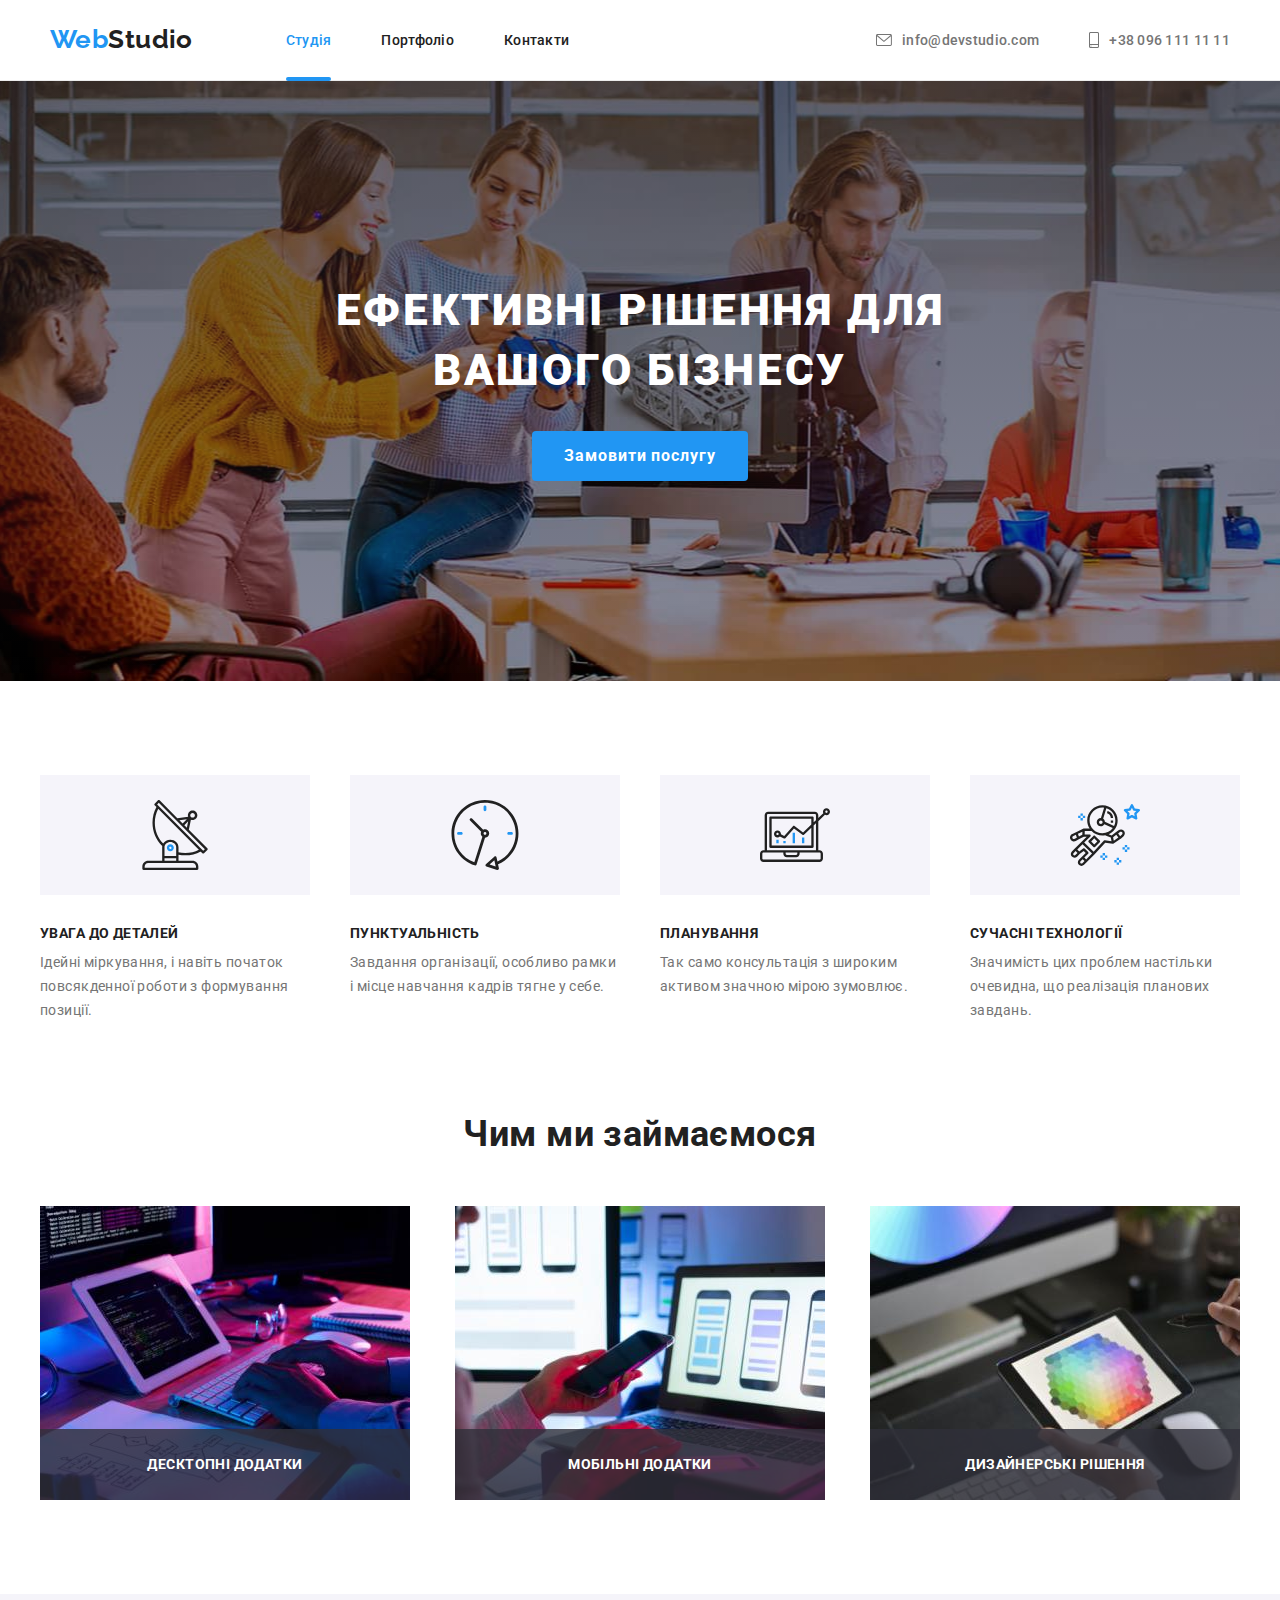
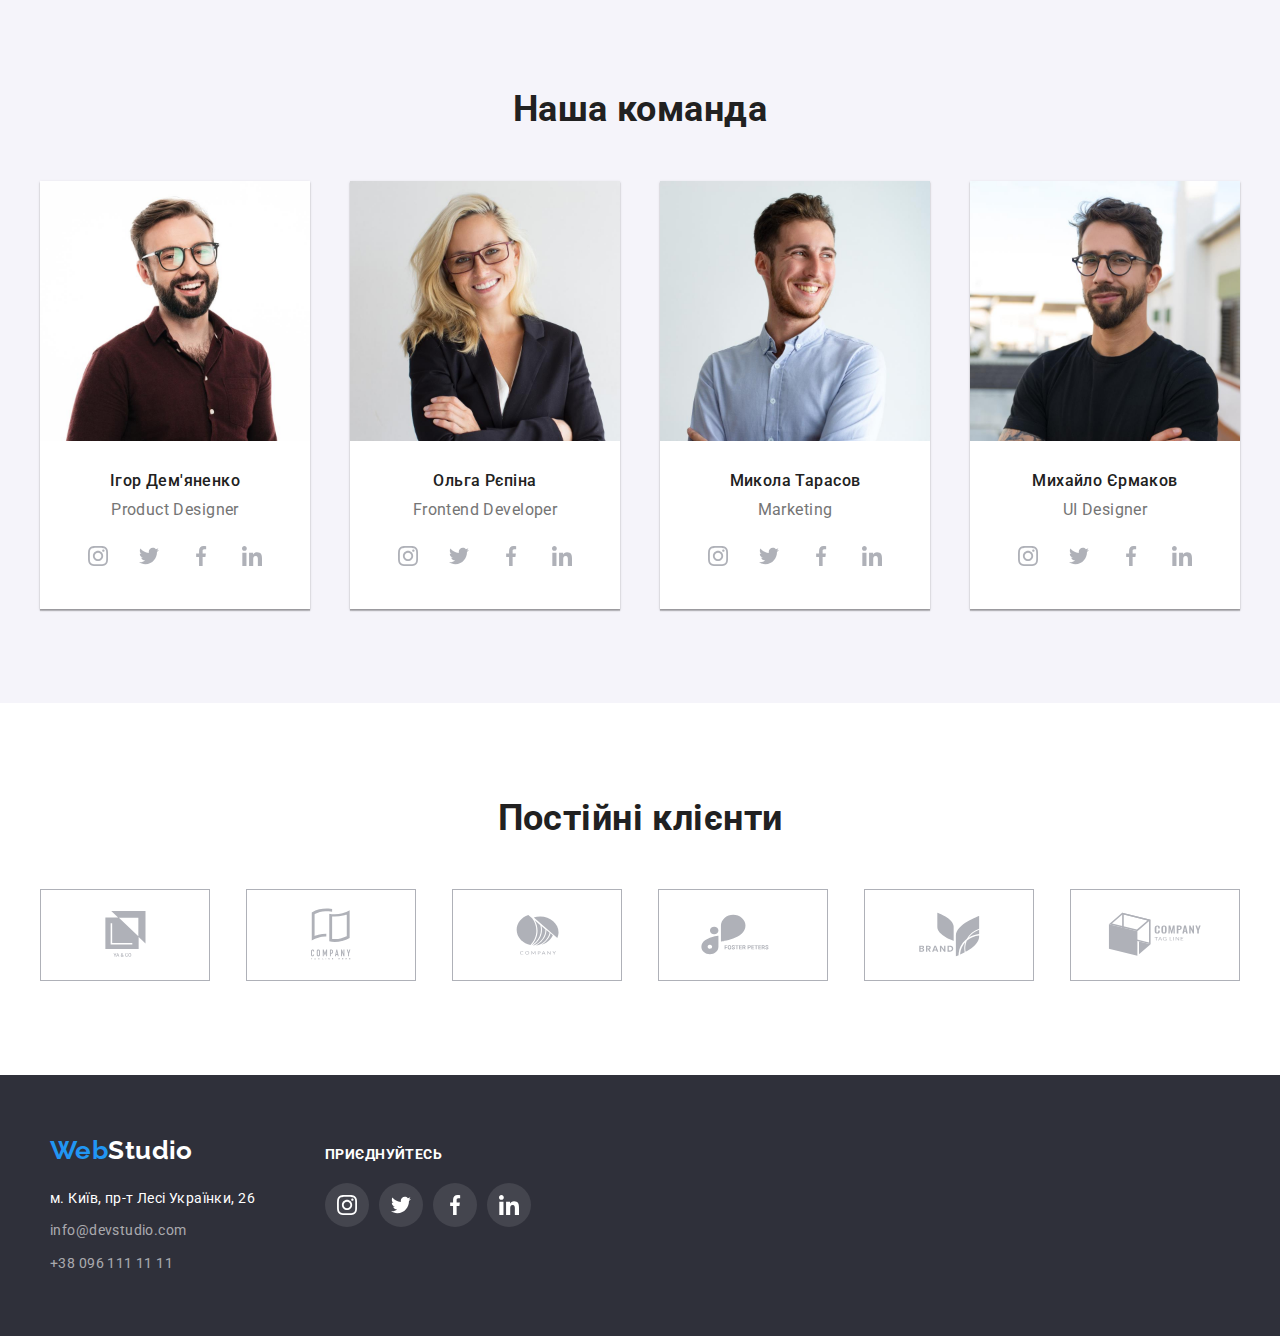
<file: index.html>
<!DOCTYPE html>
<html lang="uk">
  <head>
    <meta charset="UTF-8" />
    <meta http-equiv="X-UA-Compatible" content="IE=edge" />
    <meta name="viewport" content="width=device-width, initial-scale=1.0" />
    <title>WebStudio</title>
    <link rel="preconnect" href="https://fonts.googleapis.com" />
    <link rel="preconnect" href="https://fonts.gstatic.com" crossorigin />
    <link
      href="https://fonts.googleapis.com/css2?family=Raleway:wght@700&family=Roboto:wght@400;500;700;900&display=swap"
      rel="stylesheet"
    />
    <link
      rel="stylesheet"
      href="https://cdnjs.cloudflare.com/ajax/libs/modern-normalize/1.0.0/modern-normalize.min.css"
    />
    <link rel="stylesheet" href="./css/style.css" />
  </head>
  <body>
    <header class="header">
      <div class="container container-nav">
        <nav class="nav-panel">
          <a class="nav-logo" href="./index.html"
            ><span class="color-modify">Web</span>Studio</a
          >
          <ul class="nav-menu">
            <li class="nav-menu-item" tabindex="0">
              <a class="nav-menu-link color-modify" href="./index.html"
                >Студія</a
              >
            </li>
            <li class="nav-menu-item" tabindex="0">
              <a class="nav-menu-link" href="./portfolio.html">Портфоліо</a>
            </li>
            <li class="nav-menu-item" tabindex="0">
              <a class="nav-menu-link" href="#">Контакти</a>
            </li>
          </ul>
        </nav>
        <ul class="contacts-list">
          <li class="contacts-item" tabindex="0">
            <svg class="contacts-logo" width="16" height="12">
              <use
                href="./images/svg__sprite/symbol-defs.svg#icon-envelope"
              ></use>
            </svg>
            <a class="contacts-link" href="mailto:info@devstudio.com"
              >info@devstudio.com</a
            >
          </li>
          <li class="contacts-item" tabindex="0">
            <svg class="contacts-logo" width="10" height="16">
              <use href="./images/svg__sprite/symbol-defs.svg#icon-smartphone">
                >
              </use>
            </svg>
            <a class="contacts-link" href="tel:+380961111111"
              >+38 096 111 11 11</a
            >
          </li>
        </ul>
      </div>
    </header>
    <main class="main">
      <div class="bg-container">
        <section class="container section main-page">
          <h1 class="main-title">Ефективні рішення для вашого бізнесу</h1>
          <button
            class="btn-primary"
            type="button"
            tabindex="0"
            data-modal-open
          >
            Замовити послугу
          </button>
        </section>
      </div>
      <section class="container section company-advantages">
        <!--сховати заголовок-->
        <h2 class="section-title" hidden>Наші переваги</h2>
        <ul class="advantages-list">
          <li class="advantages-item">
            <div class="advantages-container-icon">
              <svg class="advantages-icon" width="70" height="70">
                <use
                  href="./images/svg__sprite/symbol-defs.svg#icon-antenna-1"
                ></use>
              </svg>
            </div>
            <h3 class="advantages-title">УВАГА ДО ДЕТАЛЕЙ</h3>
            <p class="advantages-description">
              Ідейні міркування, і навіть початок повсякденної роботи з
              формування позиції.
            </p>
          </li>
          <li class="advantages-item">
            <div class="advantages-container-icon">
              <svg class="advantages-icon" width="70" height="70">
                <use
                  href="./images/svg__sprite/symbol-defs.svg#icon-clock-1"
                ></use>
              </svg>
            </div>
            <h3 class="advantages-title">ПУНКТУАЛЬНІСТЬ</h3>
            <p class="advantages-description">
              Завдання організації, особливо рамки і місце навчання кадрів тягне
              у себе.
            </p>
          </li>
          <li class="advantages-item">
            <div class="advantages-container-icon">
              <svg class="advantages-icon" width="70" height="70">
                <use
                  href="./images/svg__sprite/symbol-defs.svg#icon-diagram-1"
                ></use>
              </svg>
            </div>
            <h3 class="advantages-title">ПЛАНУВАННЯ</h3>
            <p class="advantages-description">
              Так само консультація з широким активом значною мірою зумовлює.
            </p>
          </li>
          <li class="advantages-item">
            <div class="advantages-container-icon">
              <svg class="advantages-icon" width="70" height="70">
                <use
                  href="./images/svg__sprite/symbol-defs.svg#icon-astronaut-1"
                ></use>
              </svg>
            </div>
            <h3 class="advantages-title">СУЧАСНІ ТЕХНОЛОГІЇ</h3>
            <p class="advantages-description">
              Значимість цих проблем настільки очевидна, що реалізація планових
              завдань.
            </p>
          </li>
        </ul>
      </section>

      <section class="container section work-proccess">
        <h2 class="work-proccess-title">Чим ми займаємося</h2>
        <ul class="work-proccess-list">
          <li class="work-proccess-item">
            <img
              src="./images/our_team/what_we_do_pic1.jpg"
              alt="людина друкує на клавіатурі"
              width="370"
            />
            <h3 class="proccess-subtitle">Десктопні додатки</h3>
          </li>
          <li class="work-proccess-item">
            <img
              src="./images/our_team/what_we_do_pic2.jpg"
              alt="людина працює з телефоном і компютером"
              width="370"
            />
            <h3 class="proccess-subtitle">Мобільні додатки</h3>
          </li>
          <li class="work-proccess-item">
            <img
              class="img-proccess"
              src="./images/our_team/what_we_do_pic3.jpg"
              alt="людина малює на планшеті"
              width="370"
            />
            <h3 class="proccess-subtitle">Дизайнерські рішення</h3>
          </li>
        </ul>
      </section>
      <div class="our-team-container">
        <section class="container section">
          <h2 class="our-team-title">Наша команда</h2>
          <ul class="our-team-list">
            <li class="our-team-item" tabindex="0">
              <img
                class="our-team-photo"
                src="./images/our_team/our_team_igor_demianenko.jpg"
                alt="фото чоловіка"
                width="270"
              />
              <div class="team-member-card">
                <h3 class="team-member-name">Ігор Дем'яненко</h3>
                <p class="team-member-description">Product Designer</p>
                <ul class="team-member-sm">
                  <li class="member-sm-item" tabindex="0">
                    <a href="#">
                      <svg class="member-sm-icon" width="20" height="20">
                        <use
                          href="./images/svg__sprite/symbol-defs.svg#icon-instagram-2"
                        ></use>
                      </svg>
                    </a>
                  </li>
                  <li class="member-sm-item" tabindex="0">
                    <a href="#">
                      <svg class="member-sm-icon" width="20" height="20">
                        <use
                          href="./images/svg__sprite/symbol-defs.svg#icon-twitter-1"
                        ></use>
                      </svg>
                    </a>
                  </li>
                  <li class="member-sm-item" tabindex="0">
                    <a href="#">
                      <svg class="member-sm-icon" width="20" height="20">
                        <use
                          href="./images/svg__sprite/symbol-defs.svg#icon-facebook-1"
                        ></use>
                      </svg>
                    </a>
                  </li>
                  <li class="member-sm-item" tabindex="0">
                    <a href="#">
                      <svg class="member-sm-icon" width="20" height="20">
                        <use
                          href="./images/svg__sprite/symbol-defs.svg#icon-linkedin-1"
                        ></use>
                      </svg>
                    </a>
                  </li>
                </ul>
              </div>
            </li>
            <li class="our-team-item">
              <img
                class="our-team-photo"
                src="./images/our_team/our_team_olga_repina.jpg"
                alt="фото дівчини"
                width="270"
              />
              <div class="team-member-card">
                <h3 class="team-member-name">Ольга Рєпіна</h3>
                <p class="team-member-description">Frontend Developer</p>
                <ul class="team-member-sm">
                  <li class="member-sm-item" tabindex="0">
                    <a href="#">
                      <svg class="member-sm-icon" width="20" height="20">
                        <use
                          href="./images/svg__sprite/symbol-defs.svg#icon-instagram-2"
                        ></use>
                      </svg>
                    </a>
                  </li>
                  <li class="member-sm-item" tabindex="0">
                    <a href="#">
                      <svg class="member-sm-icon" width="20" height="20">
                        <use
                          href="./images/svg__sprite/symbol-defs.svg#icon-twitter-1"
                        ></use>
                      </svg>
                    </a>
                  </li>
                  <li class="member-sm-item" tabindex="0">
                    <a href="#">
                      <svg class="member-sm-icon" width="20" height="20">
                        <use
                          href="./images/svg__sprite/symbol-defs.svg#icon-facebook-1"
                        ></use>
                      </svg>
                    </a>
                  </li>
                  <li class="member-sm-item" tabindex="0">
                    <a href="#">
                      <svg class="member-sm-icon" width="20" height="20">
                        <use
                          href="./images/svg__sprite/symbol-defs.svg#icon-linkedin-1"
                        ></use>
                      </svg>
                    </a>
                  </li>
                </ul>
              </div>
            </li>
            <li class="our-team-item">
              <img
                class="our-team-photo"
                src="./images/our_team/our_team_mykola_tarasov.jpg"
                alt="фото чоловіка"
                width="270"
              />
              <div class="team-member-card">
                <h3 class="team-member-name">Микола Тарасов</h3>
                <p class="team-member-description">Marketing</p>
                <ul class="team-member-sm">
                  <li class="member-sm-item" tabindex="0">
                    <a href="#">
                      <svg class="member-sm-icon" width="20" height="20">
                        <use
                          href="./images/svg__sprite/symbol-defs.svg#icon-instagram-2"
                        ></use>
                      </svg>
                    </a>
                  </li>
                  <li class="member-sm-item" tabindex="0">
                    <a href="#">
                      <svg class="member-sm-icon" width="20" height="20">
                        <use
                          href="./images/svg__sprite/symbol-defs.svg#icon-twitter-1"
                        ></use>
                      </svg>
                    </a>
                  </li>
                  <li class="member-sm-item" tabindex="0">
                    <a href="#">
                      <svg class="member-sm-icon" width="20" height="20">
                        <use
                          href="./images/svg__sprite/symbol-defs.svg#icon-facebook-1"
                        ></use>
                      </svg>
                    </a>
                  </li>
                  <li class="member-sm-item" tabindex="0">
                    <a href="#">
                      <svg class="member-sm-icon" width="20" height="20">
                        <use
                          href="./images/svg__sprite/symbol-defs.svg#icon-linkedin-1"
                        ></use>
                      </svg>
                    </a>
                  </li>
                </ul>
              </div>
            </li>
            <li class="our-team-item">
              <img
                class="our-team-photo"
                src="./images/our_team/our_team_mykhailo_ermakov.jpg "
                alt="фото чоловіка"
                width="270"
              />
              <div class="team-member-card">
                <h3 class="team-member-name">Михайло Єрмаков</h3>
                <p class="team-member-description">UI Designer</p>
                <ul class="team-member-sm">
                  <li class="member-sm-item" tabindex="0">
                    <a href="#">
                      <svg class="member-sm-icon" width="20" height="20">
                        <use
                          href="./images/svg__sprite/symbol-defs.svg#icon-instagram-2"
                        ></use>
                      </svg>
                    </a>
                  </li>
                  <li class="member-sm-item" tabindex="0">
                    <a href="#">
                      <svg class="member-sm-icon" width="20" height="20">
                        <use
                          href="./images/svg__sprite/symbol-defs.svg#icon-twitter-1"
                        ></use>
                      </svg>
                    </a>
                  </li>
                  <li class="member-sm-item" tabindex="0">
                    <a href="#">
                      <svg class="member-sm-icon" width="20" height="20">
                        <use
                          href="./images/svg__sprite/symbol-defs.svg#icon-facebook-1"
                        ></use>
                      </svg>
                    </a>
                  </li>
                  <li class="member-sm-item" tabindex="0">
                    <a href="#">
                      <svg class="member-sm-icon" width="20" height="20">
                        <use
                          href="./images/svg__sprite/symbol-defs.svg#icon-linkedin-1"
                        ></use>
                      </svg>
                    </a>
                  </li>
                </ul>
              </div>
            </li>
          </ul>
        </section>
      </div>
      <section class="container section clients-section">
        <h2 class="clients-title">Постійні клієнти</h2>
        <ul class="clients-list">
          <li class="clients-item" tabindex="0">
            <a href="#">
              <svg class="clients-icon" width="41" height="46">
                <use
                  href="./images/svg__sprite/symbol-defs.svg#icon-company1"
                ></use>
              </svg>
            </a>
          </li>
          <li class="clients-item" tabindex="0">
            <a href="#">
              <svg class="clients-icon" width="40" height="52">
                <use
                  href="./images/svg__sprite/symbol-defs.svg#icon-company2"
                ></use>
              </svg>
            </a>
          </li>
          <li class="clients-item" tabindex="0">
            <a href="#">
              <svg class="clients-icon" width="43" height="41">
                <use
                  href="./images/svg__sprite/symbol-defs.svg#icon-company3"
                ></use>
              </svg>
            </a>
          </li>
          <li class="clients-item" tabindex="0">
            <a href="#">
              <svg class="clients-icon" width="84" height="41">
                <use
                  href="./images/svg__sprite/symbol-defs.svg#icon-company4"
                ></use>
              </svg>
            </a>
          </li>
          <li class="clients-item" tabindex="0">
            <a href="#">
              <svg class="clients-icon" width="63" height="45">
                <use
                  href="./images/svg__sprite/symbol-defs.svg#icon-company5"
                ></use>
              </svg>
            </a>
          </li>
          <li class="clients-item" tabindex="0">
            <a href="#">
              <svg class="clients-icon" width="98" height="44">
                <use
                  href="./images/svg__sprite/symbol-defs.svg#icon-company6"
                ></use>
              </svg>
            </a>
          </li>
        </ul>
      </section>
    </main>
    <footer class="page-footer">
      <div class="container footer-positioning">
        <div class="page-footer-section">
          <a class="footer-logo" href="./index.html"
            ><span class="color-modify">Web</span>Studio</a
          >
          <address class="footer-address">
            м. Київ, пр-т Лесі Українки, 26
          </address>
          <ul class="footer-contacts-list">
            <li class="footer-contacts-item">
              <a
                class="footer-contacts-link"
                href="mailto:info@devstudio.com"
                tabindex="0"
                >info@devstudio.com</a
              >
            </li>
            <li class="footer-contacts-item">
              <a
                class="footer-contacts-link"
                href="tel:+380961111111"
                tabindex="0"
                >+38 096 111 11 11</a
              >
            </li>
          </ul>
        </div>
        <div class="footer-sm-container">
          <span class="sm-container-title">Приєднуйтесь</span>
          <ul class="social-media">
            <li class="sm-item" tabindex="0">
              <svg class="sm-icon" width="20" height="20">
                <use
                  href="./images/svg__sprite/symbol-defs.svg#icon-instagram-2"
                ></use>
              </svg>
            </li>
            <li class="sm-item" tabindex="0">
              <svg class="sm-icon" width="20" height="20">
                <use
                  href="./images/svg__sprite/symbol-defs.svg#icon-twitter-1"
                ></use>
              </svg>
            </li>
            <li class="sm-item" tabindex="0">
              <svg class="sm-icon" width="20" height="20">
                <use
                  href="./images/svg__sprite/symbol-defs.svg#icon-facebook-1"
                ></use>
              </svg>
            </li>
            <li class="sm-item" tabindex="0">
              <svg class="sm-icon" width="20" height="20">
                <use
                  href="./images/svg__sprite/symbol-defs.svg#icon-linkedin-1"
                ></use>
              </svg>
            </li>
          </ul>
        </div>
      </div>
    </footer>
    <div class="backdrop is-hidden" data-modal>
      <div class="modal">
        <button class="modal-button" data-modal-close>
          <svg class="modal-button-icon" width="11" height="11">
            <use href="./images/svg__sprite/symbol-defs.svg#icon-close"></use>
          </svg>
        </button>
      </div>
    </div>
    <script src="./js/modal.js"></script>
  </body>
</html>
</file>
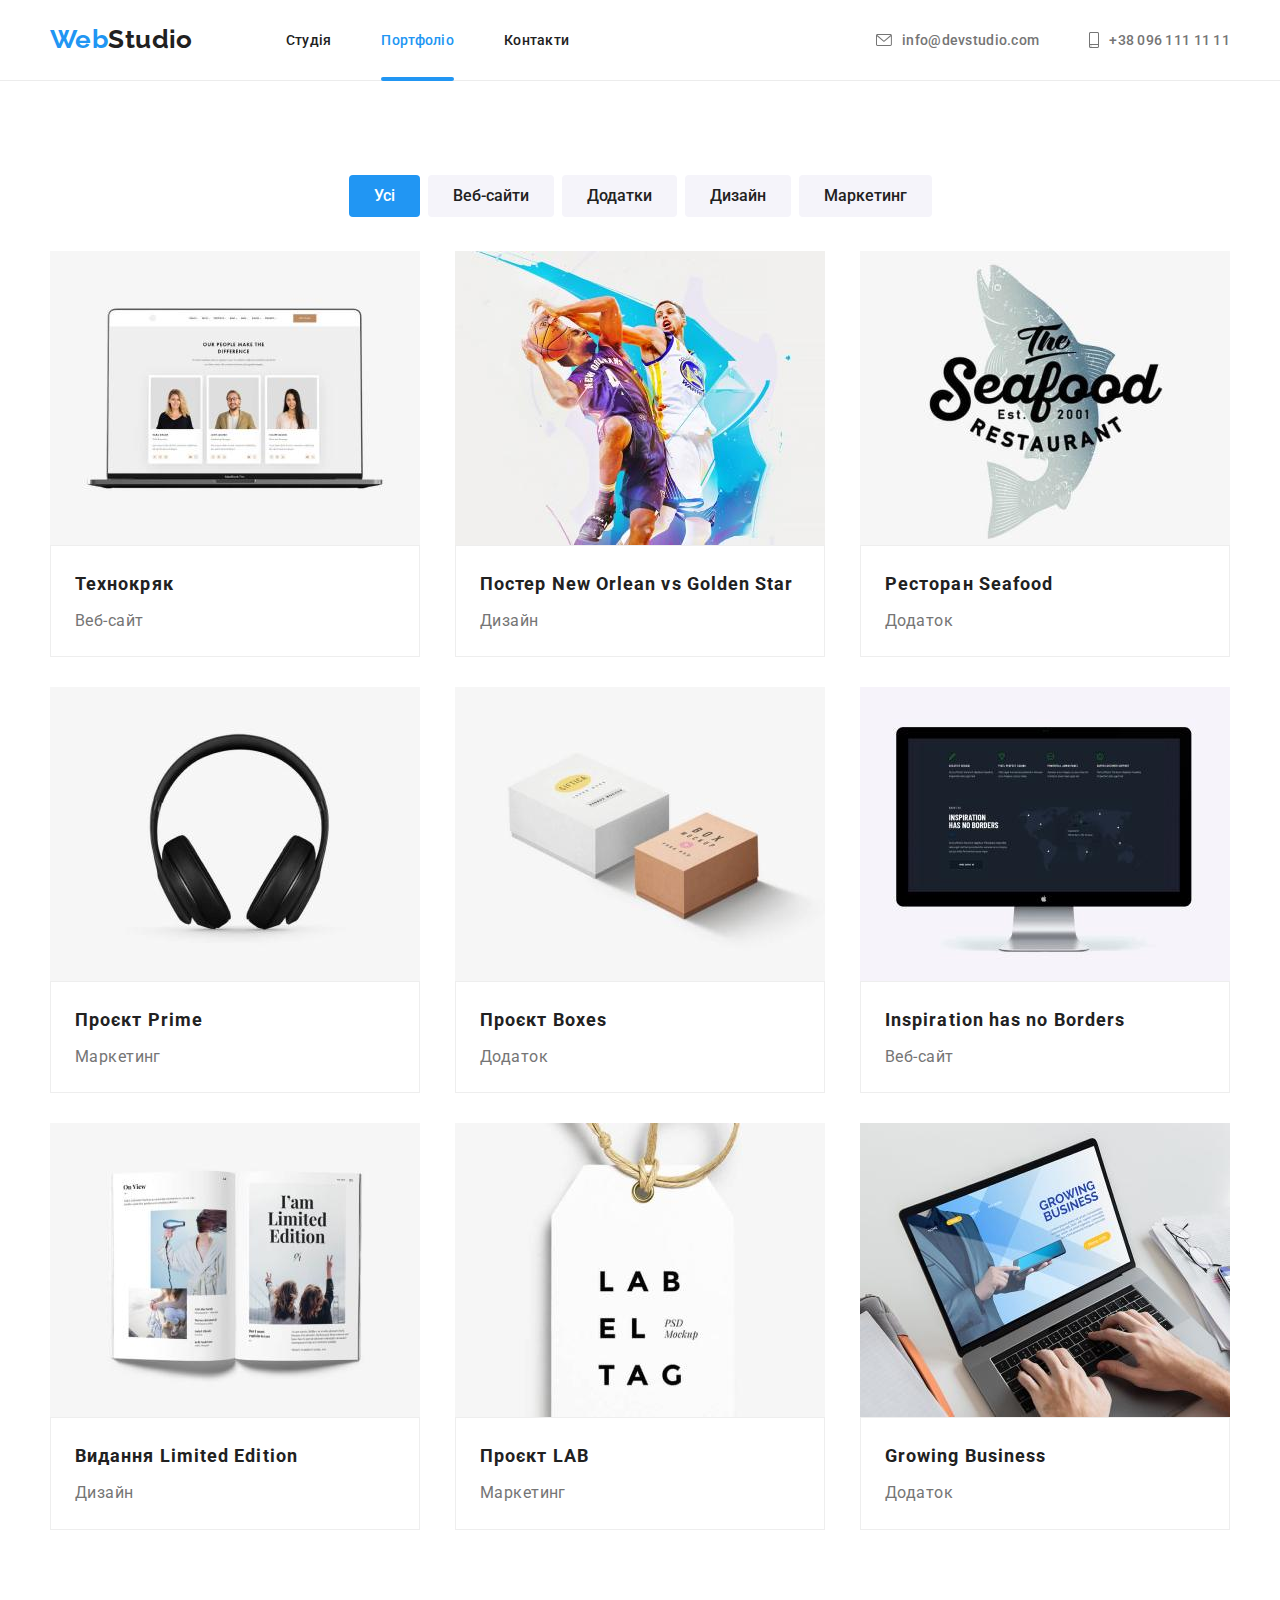
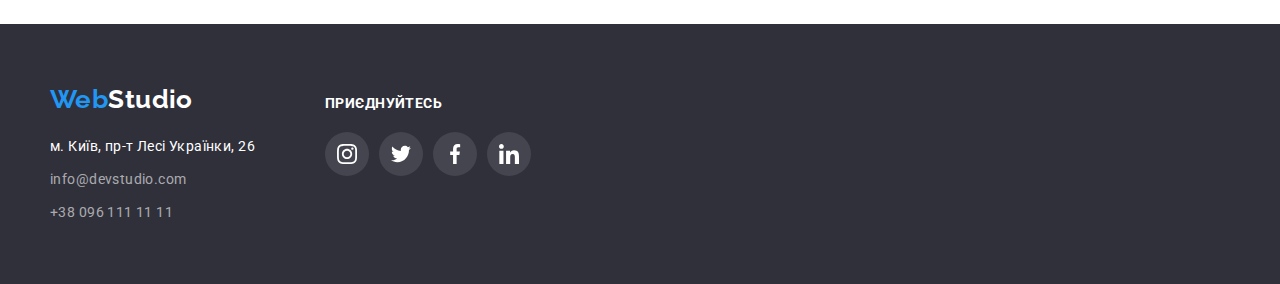
<file: portfolio.html>
<!DOCTYPE html>
<html lang="uk">
  <head>
    <meta charset="UTF-8" />
    <meta http-equiv="X-UA-Compatible" content="IE=edge" />
    <meta name="viewport" content="width=device-width, initial-scale=1.0" />
    <title>WebStudio</title>
    <link rel="preconnect" href="https://fonts.googleapis.com" />
    <link rel="preconnect" href="https://fonts.gstatic.com" crossorigin />
    <link
      href="https://fonts.googleapis.com/css2?family=Raleway:wght@700&family=Roboto:wght@400;500;700;900&display=swap"
      rel="stylesheet"
    />
    <link
      rel="stylesheet"
      href="https://cdnjs.cloudflare.com/ajax/libs/modern-normalize/1.0.0/modern-normalize.min.css"
    />
    <link rel="stylesheet" href="./css/style.css" />
  </head>
  <body>
    <header class="header">
      <div class="container container-nav">
        <nav class="nav-panel">
          <a class="nav-logo" href="./index.html"
            ><span class="color-modify">Web</span>Studio</a
          >
          <ul class="nav-menu">
            <li class="nav-menu-item" tabindex="0">
              <a class="nav-menu-link" href="./index.html">Студія</a>
            </li>
            <li class="nav-menu-item" tabindex="0">
              <a class="nav-menu-link color-modify" href="./portfolio.html"
                >Портфоліо</a
              >
            </li>
            <li class="nav-menu-item" tabindex="0">
              <a class="nav-menu-link" href="#">Контакти</a>
            </li>
          </ul>
        </nav>
        <ul class="contacts-list">
          <li class="contacts-item" tabindex="0">
            <svg class="contacts-logo" width="16" height="12">
              <use
                href="./images/svg__sprite/symbol-defs.svg#icon-envelope"
              ></use>
            </svg>
            <a class="contacts-link" href="mailto:info@devstudio.com"
              >info@devstudio.com</a
            >
          </li>
          <li class="contacts-item" tabindex="0">
            <svg class="contacts-logo" width="10" height="16">
              <use href="./images/svg__sprite/symbol-defs.svg#icon-smartphone">
                >
              </use>
            </svg>
            <a class="contacts-link" href="tel:+380961111111"
              >+38 096 111 11 11</a
            >
          </li>
        </ul>
      </div>
    </header>
    <main>
      <div class="container">
        <section class="section portfolio-section">
          <h1 hidden>Портфоліо проекти</h1>
          <ul class="portfolio-filter-list">
            <li class="portfolio-button">
              <button
                class="filter-button bg-modify"
                type="button"
                tabindex="0"
              >
                Усі
              </button>
            </li>
            <li class="portfolio-button">
              <button class="filter-button" type="button" tabindex="0">
                Веб-сайти
              </button>
            </li>
            <li class="portfolio-button">
              <button class="filter-button" type="button" tabindex="0">
                Додатки
              </button>
            </li>
            <li class="portfolio-button">
              <button class="filter-button" type="button" tabindex="0">
                Дизайн
              </button>
            </li>
            <li class="portfolio-button">
              <button class="filter-button" type="button" tabindex="0">
                Маркетинг
              </button>
            </li>
          </ul>
          <ul class="portfolio-projects">
            <li class="portfolio-item" tabindex="0">
              <div class="project-pic-description">
                <img
                  class="project-image"
                  src="./images/portfolio/portfolio_image1.jpg"
                  alt="ноутбук"
                  width="370"
                />
                <div class="project-description-bg">
                  <p class="project-description">
                    Ресурс пропонує комплексні пропозиції з різним рівнем
                    функціоналу та сервісів. Все це дозволить відвідувачу
                    отримати вичерпні відомості про компанію чи приватну особу.
                  </p>
                </div>
              </div>
              <div class="add-border">
                <h3 class="project-name">Технокряк</h3>
                <p class="project-type">Веб-сайт</p>
              </div>
            </li>
            <li class="portfolio-item" tabindex="0">
              <div class="project-pic-description">
                <img
                  class="project-image"
                  src="./images/portfolio/portfolio_image2.jpg"
                  alt="люди грають в баскетбол"
                  width="370"
                />
                <div class="project-description-bg">
                  <p class="project-description">
                    Ресурс пропонує комплексні пропозиції з різним рівнем
                    функціоналу та сервісів. Все це дозволить відвідувачу
                    отримати вичерпні відомості про компанію чи приватну особу.
                  </p>
                </div>
              </div>
              <div class="add-border">
                <h3 class="project-name">Постер New Orlean vs Golden Star</h3>
                <p class="project-type">Дизайн</p>
              </div>
            </li>
            <li class="portfolio-item" tabindex="0">
              <div class="project-pic-description">
                <img
                  class="project-image"
                  src="./images/portfolio/portfolio_image3.jpg"
                  alt="логотип з рибою"
                  width="370"
                />
                <div class="project-description-bg">
                  <p class="project-description">
                    Ресурс пропонує комплексні пропозиції з різним рівнем
                    функціоналу та сервісів. Все це дозволить відвідувачу
                    отримати вичерпні відомості про компанію чи приватну особу.
                  </p>
                </div>
              </div>
              <div class="add-border">
                <h3 class="project-name">Ресторан Seafood</h3>
                <p class="project-type">Додаток</p>
              </div>
            </li>
            <li class="portfolio-item" tabindex="0">
              <div class="project-pic-description">
                <img
                  class="project-image"
                  src="./images/portfolio/portfolio_image4.jpg"
                  alt="навушники"
                  width="370"
                />
                <div class="project-description-bg">
                  <p class="project-description">
                    Ресурс пропонує комплексні пропозиції з різним рівнем
                    функціоналу та сервісів. Все це дозволить відвідувачу
                    отримати вичерпні відомості про компанію чи приватну особу.
                  </p>
                </div>
              </div>
              <div class="add-border">
                <h3 class="project-name">Проєкт Prime</h3>
                <p class="project-type">Маркетинг</p>
              </div>
            </li>
            <li class="portfolio-item" tabindex="0">
              <div class="project-pic-description">
                <img
                  class="project-image"
                  src="./images/portfolio/portfolio_image5.jpg"
                  alt="коробки"
                  width="370"
                />
                <div class="project-description-bg">
                  <p class="project-description">
                    Ресурс пропонує комплексні пропозиції з різним рівнем
                    функціоналу та сервісів. Все це дозволить відвідувачу
                    отримати вичерпні відомості про компанію чи приватну особу.
                  </p>
                </div>
              </div>
              <div class="add-border">
                <h3 class="project-name">Проєкт Boxes</h3>
                <p class="project-type">Додаток</p>
              </div>
            </li>
            <li class="portfolio-item" tabindex="0">
              <div class="project-pic-description">
                <img
                  class="project-image"
                  src="./images/portfolio/portfolio_image6.jpg"
                  alt="комп'ютер з картою"
                  width="370"
                />
                <div class="project-description-bg">
                  <p class="project-description">
                    Ресурс пропонує комплексні пропозиції з різним рівнем
                    функціоналу та сервісів. Все це дозволить відвідувачу
                    отримати вичерпні відомості про компанію чи приватну особу.
                  </p>
                </div>
              </div>
              <div class="add-border">
                <h3 class="project-name">Inspiration has no Borders</h3>
                <p class="project-type">Веб-сайт</p>
              </div>
            </li>
            <li class="portfolio-item" tabindex="0">
              <div class="project-pic-description">
                <img
                  class="project-image"
                  src="./images/portfolio/portfolio_image7.jpg"
                  alt="розгорнений журнал"
                  width="370"
                />
                <div class="project-description-bg">
                  <p class="project-description">
                    Ресурс пропонує комплексні пропозиції з різним рівнем
                    функціоналу та сервісів. Все це дозволить відвідувачу
                    отримати вичерпні відомості про компанію чи приватну особу.
                  </p>
                </div>
              </div>
              <div class="add-border">
                <h3 class="project-name">Видання Limited Edition</h3>
                <p class="project-type">Дизайн</p>
              </div>
            </li>
            <li class="portfolio-item" tabindex="0">
              <div class="project-pic-description">
                <img
                  class="project-image"
                  src="./images/portfolio/portfolio_image8.jpg"
                  alt="лейбл"
                  width="370"
                />
                <div class="project-description-bg">
                  <p class="project-description">
                    Ресурс пропонує комплексні пропозиції з різним рівнем
                    функціоналу та сервісів. Все це дозволить відвідувачу
                    отримати вичерпні відомості про компанію чи приватну особу.
                  </p>
                </div>
              </div>
              <div class="add-border">
                <h3 class="project-name">Проєкт LAB</h3>
                <p class="project-type">Маркетинг</p>
              </div>
            </li>
            <li class="portfolio-item" tabindex="0">
              <div class="project-pic-description">
                <img
                  class="project-image"
                  src="./images/portfolio/portfolio_image9.jpg"
                  alt="людина працює за ноутбуком"
                  width="370"
                />
                <div class="project-description-bg">
                  <p class="project-description">
                    Ресурс пропонує комплексні пропозиції з різним рівнем
                    функціоналу та сервісів. Все це дозволить відвідувачу
                    отримати вичерпні відомості про компанію чи приватну особу.
                  </p>
                </div>
              </div>
              <div class="add-border">
                <h3 class="project-name">Growing Business</h3>
                <p class="project-type">Додаток</p>
              </div>
            </li>
          </ul>
        </section>
      </div>
    </main>
    <footer class="page-footer">
      <div class="container footer-positioning">
        <div class="page-footer-section">
          <a class="footer-logo" href="./index.html"
            ><span class="color-modify">Web</span>Studio</a
          >
          <address class="footer-address">
            м. Київ, пр-т Лесі Українки, 26
          </address>
          <ul class="footer-contacts-list">
            <li class="footer-contacts-item">
              <a
                class="footer-contacts-link"
                href="mailto:info@devstudio.com"
                tabindex="0"
                >info@devstudio.com</a
              >
            </li>
            <li class="footer-contacts-item">
              <a
                class="footer-contacts-link"
                href="tel:+380961111111"
                tabindex="0"
                >+38 096 111 11 11</a
              >
            </li>
          </ul>
        </div>
        <div class="footer-sm-container">
          <span class="sm-container-title">Приєднуйтесь</span>
          <ul class="social-media">
            <li class="sm-item" tabindex="0">
              <svg class="sm-icon" width="20" height="20">
                <use
                  href="./images/svg__sprite/symbol-defs.svg#icon-instagram-2"
                ></use>
              </svg>
            </li>
            <li class="sm-item" tabindex="0">
              <svg class="sm-icon" width="20" height="20">
                <use
                  href="./images/svg__sprite/symbol-defs.svg#icon-twitter-1"
                ></use>
              </svg>
            </li>
            <li class="sm-item" tabindex="0">
              <svg class="sm-icon" width="20" height="20">
                <use
                  href="./images/svg__sprite/symbol-defs.svg#icon-facebook-1"
                ></use>
              </svg>
            </li>
            <li class="sm-item" tabindex="0">
              <svg class="sm-icon" width="20" height="20">
                <use
                  href="./images/svg__sprite/symbol-defs.svg#icon-linkedin-1"
                ></use>
              </svg>
            </li>
          </ul>
        </div>
      </div>
    </footer>
    <script src="./js/modal.js"></script>
  </body>
</html>
</file>
<file: css/style.css>
:root {
  --main-text-color: #212121;
  --submain-text-color: #757575;
  --header-footer-bgcolor: #2f303a;
  --bgcolor: #fff;
  --filter-btn-color: #f5f4fa;
  --modify-text-color: #2196f3;
  --additional-color: #afb1b8;
  --main-text-font: "Roboto", sans-serif;
  --submain-text-font: "Raleway", sans-serif;
}

* {
  padding: 0;
  margin: 0;
  border: 0;
}

*,
*:before,
*:after {
  box-sizing: border-box;
}

:focus,
:active {
  outline: none;
}

a:focus,
a:active {
  outline: none;
}

nav,
footer,
header,
aside {
  display: block;
}

html,
body {
  height: 100%;
  width: 100%;
  font-size: 100%;
  line-height: 1;
  font-size: 14px;
  -ms-text-size-adjust: 100%;
  -moz-text-size-adjust: 100%;
  -webkit-text-size-adjust: 100%;
}

input,
button,
textarea {
  font-family: inherit;
}

input::-ms-clear {
  display: none;
}

button {
  cursor: pointer;
}

button::-moz-focus-inner {
  padding: 0;
  border: 0;
}

a,
a:visited {
  text-decoration: none;
}

a:hover {
  text-decoration: none;
}

ul li {
  list-style: none;
}

img {
  vertical-align: top;
}

h1,
h2,
h3,
h4,
h5,
h6 {
  font-size: inherit;
  font-weight: 400;
}
/* reset some basic styles not to repeat each time */

body {
  font-family: var(--main-text-font);
  letter-spacing: 0.03em;
  font-size: 14px;
  color: var(--main-text-color);
  background-color: var(--bgcolor);
}

/* container for content with 1200px and safe padding 10px from each side */

.container {
  width: 1200px;
  margin: 0 auto;
  padding-left: 10px;
  padding-right: 10px;
}

/* padding 94px for section according to figma design guidelines*/
.section {
  padding: 94px 0px;
}

/* container for header to put in a row Logo, Navigation and Contacts. */
.header {
  border-bottom: 1px solid #ececec;
}

.container-nav {
  display: flex;
  align-items: center;
  justify-content: space-between;
}

.nav-panel {
  display: flex;
  align-items: center;
}

.nav-logo {
  font-family: var(--submain-text-font);
  font-weight: 700;
  font-size: 26px;
  line-height: 1.2;
  color: inherit;
}

/* create space between Logo and Navigation */
.nav-menu {
  display: flex;
  align-items: center;
  margin: 32px 0px 32px 93px;
}

/* create space between navigation's items */

.nav-menu .nav-menu-item:not(:first-child) {
  margin-left: 50px;
}

.nav-menu-item {
  position: relative;
}

.nav-menu-link {
  font-weight: 500;
  line-height: 1.15;
  letter-spacing: 0.02em;
  color: inherit;
  transition: color 250ms cubic-bezier(0.4, 0, 0.2, 1);
}

.nav-menu-link::after {
  content: "";
  display: block;
  position: absolute;
  top: 45px;
  height: 4px;
  width: 100%;
  border-radius: 4px;
  background-color: var(--modify-text-color);
  opacity: 0;
  transition: opacity 250ms cubic-bezier(0.4, 0, 0.2, 1);
}

.nav-menu-item:hover .nav-menu-link,
.nav-menu-item:focus .nav-menu-link {
  color: var(--modify-text-color);
}

.nav-menu-item:hover .nav-menu-link::after,
.nav-menu-item:focus .nav-menu-link::after {
  opacity: 1;
}

.contacts-list {
  display: flex;
  align-items: center;
}

.contacts-list .contacts-item + .contacts-item {
  margin-left: 50px;
}

.contacts-item {
  display: flex;
  align-items: center;
  cursor: pointer;
}

.contacts-logo {
  margin-right: 10px;
  fill: var(--submain-text-color);
  transition: fill 250ms cubic-bezier(0.4, 0, 0.2, 1);
}

.contacts-link {
  display: block;
  font-weight: 500;
  line-height: 1.15;
  letter-spacing: 0.02em;
  color: var(--submain-text-color);
  transition: color 250ms cubic-bezier(0.4, 0, 0.2, 1);
}

.contacts-item:hover .contacts-logo,
.contacts-item:focus .contacts-logo,
.contacts-item:hover .contacts-link,
.contacts-item:focus .contacts-link {
  fill: var(--modify-text-color);
  color: var(--modify-text-color);
}

/* another container to display background on full screen */
.bg-container {
  max-width: 1600px;
  background-color: var(--header-footer-bgcolor);
  margin: 0 auto;
  background-image: linear-gradient(
      180deg,
      rgba(47, 48, 58, 0.4) 0%,
      rgba(47, 48, 58, 0) 100%
    ),
    url("../images/background__hero.jpg");
  background-repeat: no-repeat;
  background-size: cover;
  background-position: center;
}

/* add height to section */

.main-page {
  display: flex;
  flex-direction: column;
  align-items: center;
  justify-content: center;
  height: 600px;
}

.main-title {
  margin-bottom: 30px;
  width: 696px;
  text-align: center;

  font-weight: 900;
  font-size: 44px;
  line-height: 1.36;
  letter-spacing: 0.06em;
  text-transform: uppercase;

  color: var(--bgcolor);
}

.btn-primary {
  padding: 10px 32px;
  min-width: 216px;

  cursor: pointer;
  border: none;
  border-radius: 4px;

  font-weight: 700;
  font-size: 16px;
  line-height: 1.9;
  letter-spacing: 0.06em;

  color: var(--bgcolor);
  background-color: var(--modify-text-color);

  transition: opacity 250ms cubic-bezier(0.4, 0, 0.2, 1);
}

.btn-primary:hover,
.btn-primary:focus {
  opacity: 0.8;
}

.company-advantages {
  padding-bottom: 45px;
}

.advantages-list {
  display: flex;
  align-items: baseline;
  justify-content: space-between;
}

.advantages-item {
  width: 270px;
}

.advantages-container-icon {
  display: flex;
  align-items: center;
  justify-content: center;
  margin-bottom: 30px;
  height: 120px;
  background-color: var(--filter-btn-color);
}

.advantages-title {
  margin-bottom: 10px;

  font-size: 14px;
  font-weight: 700;
  text-transform: uppercase;
  line-height: 1.15;
}

.advantages-description {
  line-height: 1.7;
  color: var(--submain-text-color);
}

/* reduce padding between two sections */
.work-proccess {
  padding-top: 45px;
}

.work-proccess-title {
  margin-bottom: 50px;

  text-align: center;
  font-weight: 700;
  font-size: 36px;
  line-height: 1.2;
}

.work-proccess-list {
  display: flex;
  align-items: center;
  justify-content: space-between;
}

.work-proccess-list .work-proccess-item {
  position: relative;
}

.proccess-subtitle {
  position: absolute;
  width: 100%;
  bottom: 0;
  left: 0;
  padding: 27px 0px;
  text-align: center;
  text-transform: uppercase;
  font-weight: 700;
  line-height: 1.17;
  color: var(--bgcolor);
  background-color: rgba(47, 48, 58, 0.8);
}

.our-team-container {
  background-color: var(--filter-btn-color);
}

.our-team-title {
  margin-bottom: 50px;
  text-align: center;

  font-weight: 700;
  font-size: 36px;
  line-height: 1.2;
}

.our-team-list {
  display: flex;
  align-items: center;
  justify-content: space-between;
}

.our-team-item {
  box-shadow: 0px 1px 3px rgba(0, 0, 0, 0.12), 0px 1px 1px rgba(0, 0, 0, 0.14),
    0px 2px 1px rgba(0, 0, 0, 0.2);
}

.our-team-photo {
  display: block;
}

.team-member-card {
  background-color: var(--bgcolor);
  padding: 30px 32px;
}

.team-member-name {
  margin-bottom: 10px;
  text-align: center;

  font-size: 16px;
  font-weight: 500;
  line-height: 1.2;
}
.team-member-description {
  margin-bottom: 16px;
  text-align: center;
  font-size: 16px;
  line-height: 1.2;
  color: var(--submain-text-color);
}

.team-member-sm {
  display: flex;
  align-items: center;
  justify-content: space-around;
}

.member-sm-item {
  cursor: pointer;
  display: flex;
  align-items: center;
  justify-content: center;
  width: 44px;
  height: 44px;
  border-radius: 100%;
  transition: background-color 250ms cubic-bezier(0.4, 0, 0.2, 1);
}

.member-sm-icon {
  fill: var(--additional-color);
  transition: fill 250ms cubic-bezier(0.4, 0, 0.2, 1);
}

.member-sm-item:hover,
.member-sm-item:focus {
  background-color: var(--modify-text-color);
}

.member-sm-item:hover .member-sm-icon,
.member-sm-item:focus .member-sm-icon {
  fill: var(--bgcolor);
}

.clients-section {
  display: flex;
  text-align: center;
  flex-direction: column;
  justify-content: center;
}

.clients-title {
  margin-bottom: 50px;
  font-size: 36px;
  font-weight: 700;
  line-height: 1.17;
}

.clients-list {
  display: flex;
  align-items: center;
  justify-content: space-between;
}

.clients-item {
  display: flex;
  align-items: center;
  justify-content: center;
  cursor: pointer;
  width: 170px;
  height: 92px;
  border: 1px solid var(--additional-color);
  transition: border 250ms cubic-bezier(0.4, 0, 0.2, 1);
}

.clients-icon {
  fill: var(--additional-color);
  transition: fill 250ms cubic-bezier(0.4, 0, 0.2, 1);
}

.clients-item:hover,
.clients-item:focus {
  border: 1px solid var(--modify-text-color);
}

.clients-item:hover .clients-icon,
.clients-item:focus .clients-icon {
  fill: var(--modify-text-color);
}

.page-footer {
  background-color: var(--header-footer-bgcolor);
}

.footer-positioning {
  display: flex;
  align-items: baseline;
}

.page-footer-section {
  padding: 60px 0px;
  margin-right: 70px;
}

.footer-logo {
  display: block;
  margin-bottom: 20px;
  font-family: var(--submain-text-font);
  font-weight: 700;
  font-size: 26px;
  line-height: 1.2;
  color: var(--bgcolor);
}

.footer-address {
  margin-bottom: 9px;

  font-style: normal;
  line-height: 1.7;
  color: var(--bgcolor);
}

.footer-contacts-list .footer-contacts-item + .footer-contacts-item {
  margin-top: 9px;
}

.footer-contacts-link {
  display: block;

  line-height: 1.7;
  color: rgba(255, 255, 255, 0.6);
  transition: color 250ms cubic-bezier(0.4, 0, 0.2, 1);
}

.footer-contacts-link:hover,
.footer-contacts-link:focus {
  color: var(--modify-text-color);
}

.sm-container-title {
  display: block;
  margin-bottom: 20px;
  font-weight: 700;
  line-height: 1.14;
  text-transform: uppercase;
  color: var(--bgcolor);
}

.social-media {
  display: flex;
  align-items: center;
  justify-content: space-around;
}

.sm-item {
  cursor: pointer;
  display: flex;
  align-items: center;
  justify-content: center;
  width: 44px;
  height: 44px;
  border-radius: 100%;
  background-color: rgba(255, 255, 255, 0.1);
  transition: background-color 250ms cubic-bezier(0.4, 0, 0.2, 1);
}

.sm-item:hover,
.sm-item:focus {
  background-color: var(--modify-text-color);
}

.social-media .sm-item + .sm-item {
  margin-left: 10px;
}

.sm-icon {
  fill: var(--bgcolor);
}

.portfolio-filter-list {
  display: flex;
  align-items: center;
  justify-content: center;
  margin-bottom: 34px;
}

.portfolio-filter-list .portfolio-button + .portfolio-button {
  margin-left: 8px;
}

.filter-button {
  padding: 8px 22px;
  font-size: 16px;
  font-weight: 500;
  line-height: 1.6;
  color: inherit;
  background-color: var(--filter-btn-color);
  border-radius: 4px;
  transition: background-color 250ms cubic-bezier(0.4, 0, 0.2, 1),
    color 250ms cubic-bezier(0.4, 0, 0.2, 1),
    box-shadow 250ms cubic-bezier(0.4, 0, 0.2, 1);
}

.filter-button:first-child {
  padding: 8px 25px;
}

.filter-button:hover,
.filter-button:focus {
  background-color: var(--modify-text-color);
  color: var(--bgcolor);
  box-shadow: 0px 3px 1px rgba(0, 0, 0, 0.1), 0px 1px 2px rgba(0, 0, 0, 0.08),
    0px 2px 2px rgba(0, 0, 0, 0.12);
}

.portfolio-projects {
  display: flex;
  flex-wrap: wrap;
  gap: 30px;
  align-items: center;
  justify-content: space-between;
}

.portfolio-item {
  cursor: pointer;
  display: block;
  transition: box-shadow 250ms cubic-bezier(0.4, 0, 0.2, 1);
}

.portfolio-item:hover,
.portfolio-item:focus {
  box-shadow: 0px 1px 1px rgba(0, 0, 0, 0.12), 0px 4px 4px rgba(0, 0, 0, 0.06),
    1px 4px 6px rgba(0, 0, 0, 0.16);
}

.portfolio-item:hover .project-description-bg,
.portfolio-item:focus .project-description-bg {
  transform: translateY(0%);
}

.project-pic-description {
  position: relative;
  width: 100%;
  height: 100%;
  overflow: hidden;
}

.project-image {
  display: block;
}

.project-description-bg {
  position: absolute;
  top: 0;
  left: 0;
  width: 100%;
  height: 100%;
  transform: translateY(101%);
  transition: transform 250ms cubic-bezier(0.4, 0, 0.2, 1);
  background-color: rgba(33, 150, 243, 0.9);
}

.project-description {
  position: absolute;
  top: 50%;
  left: 50%;
  transform: translate(-50%, -50%);
  width: 322px;
  font-size: 18px;
  line-height: 1.5;
  color: var(--bgcolor);
  background-color: rgba(33, 150, 243, 0.9);
}

.add-border {
  border: 1px solid #eeeeee;
  padding: 20px 24px;
}

.project-name {
  margin-bottom: 4px;
  font-size: 18px;
  font-weight: 700;
  letter-spacing: 0.06em;
  line-height: 2;
}

.project-type {
  font-size: 16px;
  line-height: 1.9;
  color: var(--submain-text-color);
}
.color-modify {
  color: var(--modify-text-color);
}

.color-modify::after {
  opacity: 1;
}

.bg-modify {
  background-color: var(--modify-text-color);
  color: var(--bgcolor);
}

.backdrop {
  position: fixed;
  top: 0;
  left: 0;
  width: 100%;
  height: 100%;
  background-color: rgba(0, 0, 0, 0.2);
  opacity: 1;
  transition: opacity 250ms ease;
}

.is-hidden {
  pointer-events: none;
  opacity: 0;
  transition: opacity 250ms ease;
}

.modal {
  position: absolute;
  top: 50%;
  left: 50%;
  transform: translate(-50%, -50%);
  width: 528px;
  height: 581px;
  background-color: var(--bgcolor);
  box-shadow: 0px 1px 3px rgba(0, 0, 0, 0.12), 0px 1px 1px rgba(0, 0, 0, 0.14),
    0px 2px 1px rgba(0, 0, 0, 0.2);
  border-radius: 4px;
}

.modal-button {
  position: absolute;
  right: 8px;
  top: 8px;
  border: 1px solid rgba(0, 0, 0, 0.1);
  border-radius: 100%;
  width: 30px;
  height: 30px;
  background-color: transparent;
}
</file>
